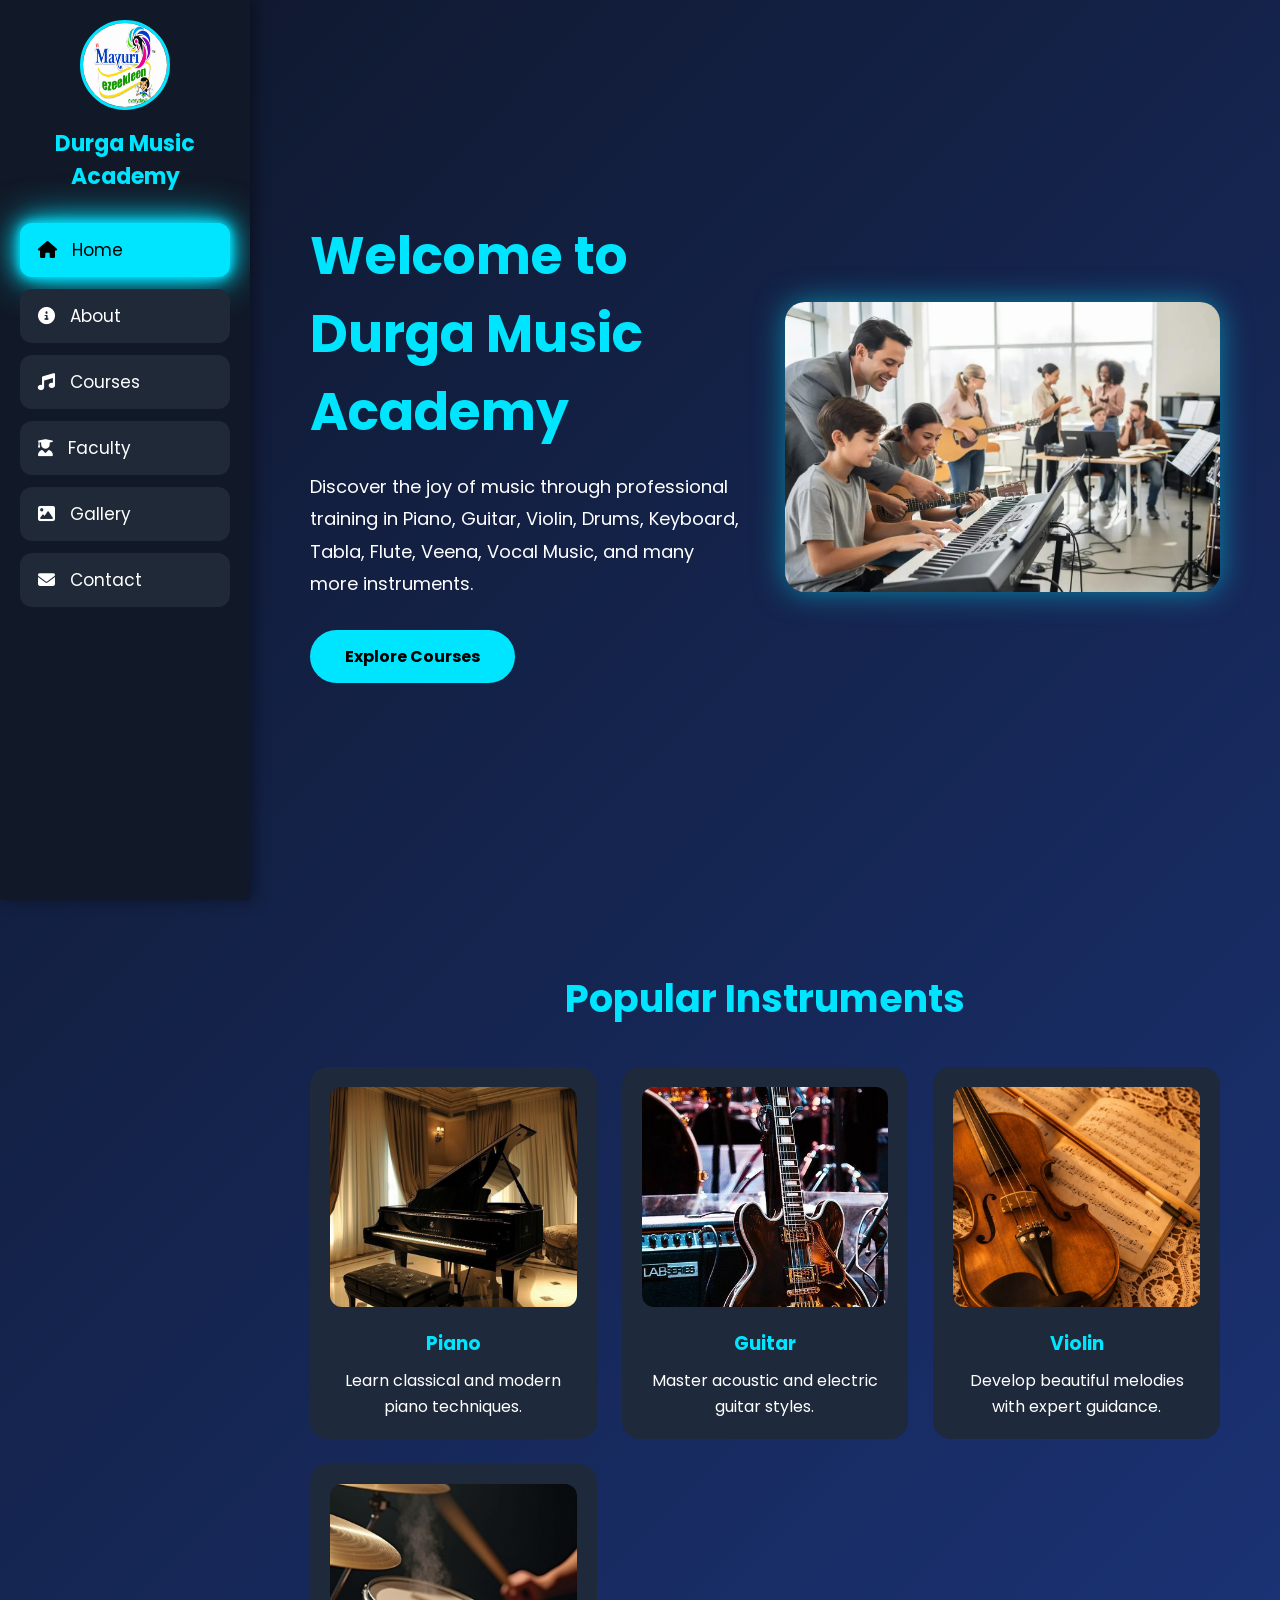
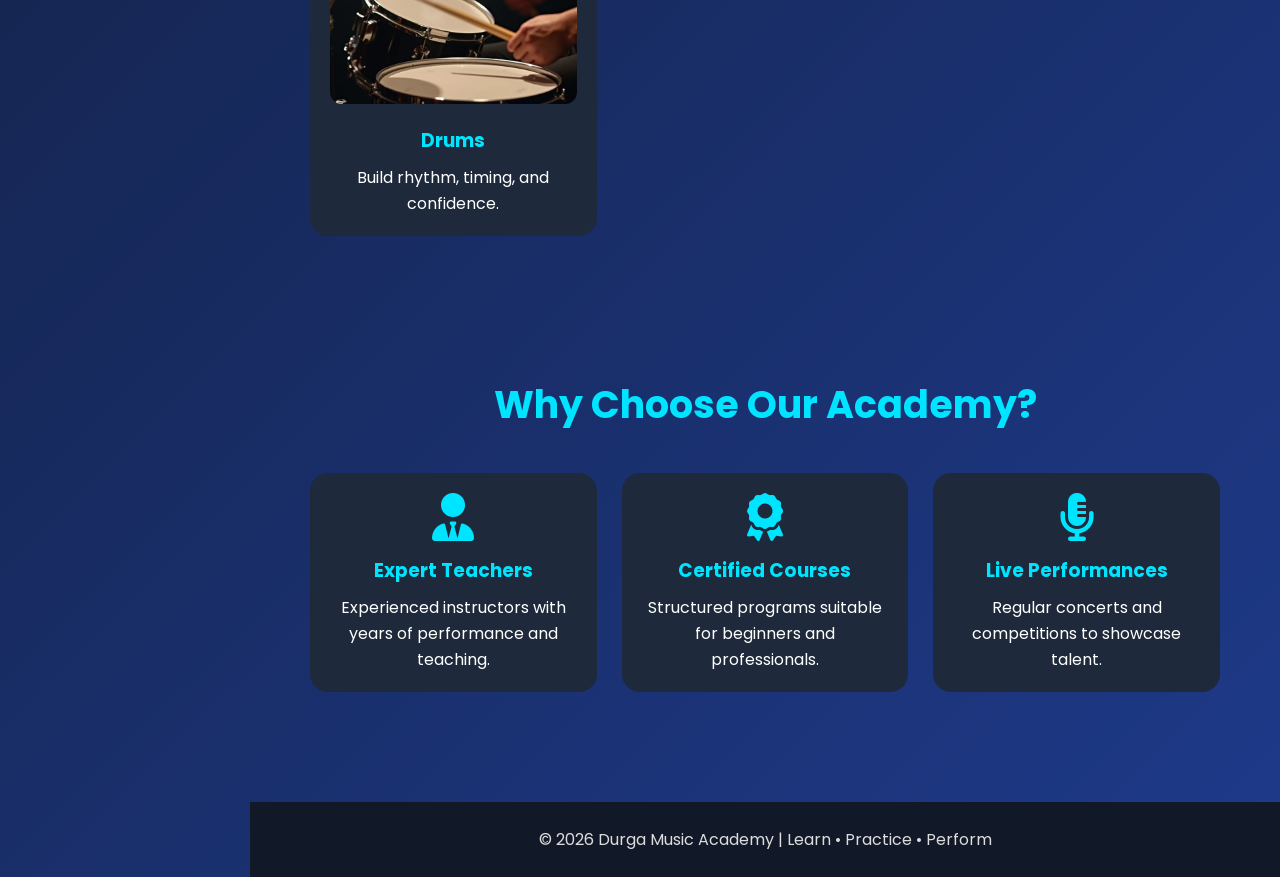
<file: index.html>
<!DOCTYPE html>
<html lang="en">
<head>
    <meta charset="UTF-8">
    <meta name="viewport" content="width=device-width, initial-scale=1.0">
    <title>Durga Music Academy | Home</title>

    <!-- CSS -->
    <link rel="stylesheet" href="css/style.css">

    <!-- Google Font -->
    <link href="https://fonts.googleapis.com/css2?family=Poppins:wght@300;500;700&display=swap" rel="stylesheet">

    <!-- Font Awesome Icons -->
    <link rel="stylesheet"
    href="https://cdnjs.cloudflare.com/ajax/libs/font-awesome/6.5.2/css/all.min.css">
</head>
<body>

    <!-- Sidebar -->
    <div class="sidebar">

        <div class="logo">
            <img src="images/logo.png" alt="Music Academy Logo">
            <h2>Durga Music Academy</h2>
        </div>

        <a href="index.html" class="active">
            <i class="fas fa-house"></i> Home
        </a>

        <a href="about.html">
            <i class="fas fa-circle-info"></i> About
        </a>

        <a href="courses.html">
            <i class="fas fa-music"></i> Courses
        </a>

        <a href="faculty.html">
            <i class="fas fa-user-graduate"></i> Faculty
        </a>

        <a href="gallery.html">
            <i class="fas fa-image"></i> Gallery
        </a>

        <a href="contact.html">
            <i class="fas fa-envelope"></i> Contact
        </a>

    </div>

    <!-- Main Content -->
    <div class="main">

        <!-- Hero Section -->
        <section class="hero">

            <div class="hero-text">
                <h1>Welcome to Durga Music Academy</h1>

                <p>
                    Discover the joy of music through professional training in
                    Piano, Guitar, Violin, Drums, Keyboard, Tabla, Flute,
                    Veena, Vocal Music, and many more instruments.
                </p>

                <a href="courses.html" class="btn">Explore Courses</a>

            </div>

            <div class="hero-image">
                <img src="images/hero.jpg" alt="Music Academy">
            </div>

        </section>

        <!-- Instruments -->
        <section class="instruments">

            <h2>Popular Instruments</h2>

            <div class="cards">

                <div class="card">
                    <img src="images/piano.jpg" alt="Piano">
                    <h3>Piano</h3>
                    <p>Learn classical and modern piano techniques.</p>
                </div>

                <div class="card">
                    <img src="images/guitar.jpg" alt="Guitar">
                    <h3>Guitar</h3>
                    <p>Master acoustic and electric guitar styles.</p>
                </div>

                <div class="card">
                    <img src="images/violin.jpg" alt="Violin">
                    <h3>Violin</h3>
                    <p>Develop beautiful melodies with expert guidance.</p>
                </div>

                <div class="card">
                    <img src="images/drums.jpg" alt="Drums">
                    <h3>Drums</h3>
                    <p>Build rhythm, timing, and confidence.</p>
                </div>

            </div>

        </section>

        <!-- Why Choose Us -->
        <section class="why">

            <h2>Why Choose Our Academy?</h2>

            <div class="cards">

                <div class="card">
                    <i class="fas fa-user-tie fa-3x"></i>
                    <h3>Expert Teachers</h3>
                    <p>Experienced instructors with years of performance and teaching.</p>
                </div>

                <div class="card">
                    <i class="fas fa-award fa-3x"></i>
                    <h3>Certified Courses</h3>
                    <p>Structured programs suitable for beginners and professionals.</p>
                </div>

                <div class="card">
                    <i class="fas fa-microphone-alt fa-3x"></i>
                    <h3>Live Performances</h3>
                    <p>Regular concerts and competitions to showcase talent.</p>
                </div>

            </div>

        </section>

        <!-- Footer -->
        <footer>

            <p>
                © 2026 Durga Music Academy |
                Learn • Practice • Perform
            </p>

        </footer>

    </div>

    <script src="js/script.js"></script>

</body>
</file>
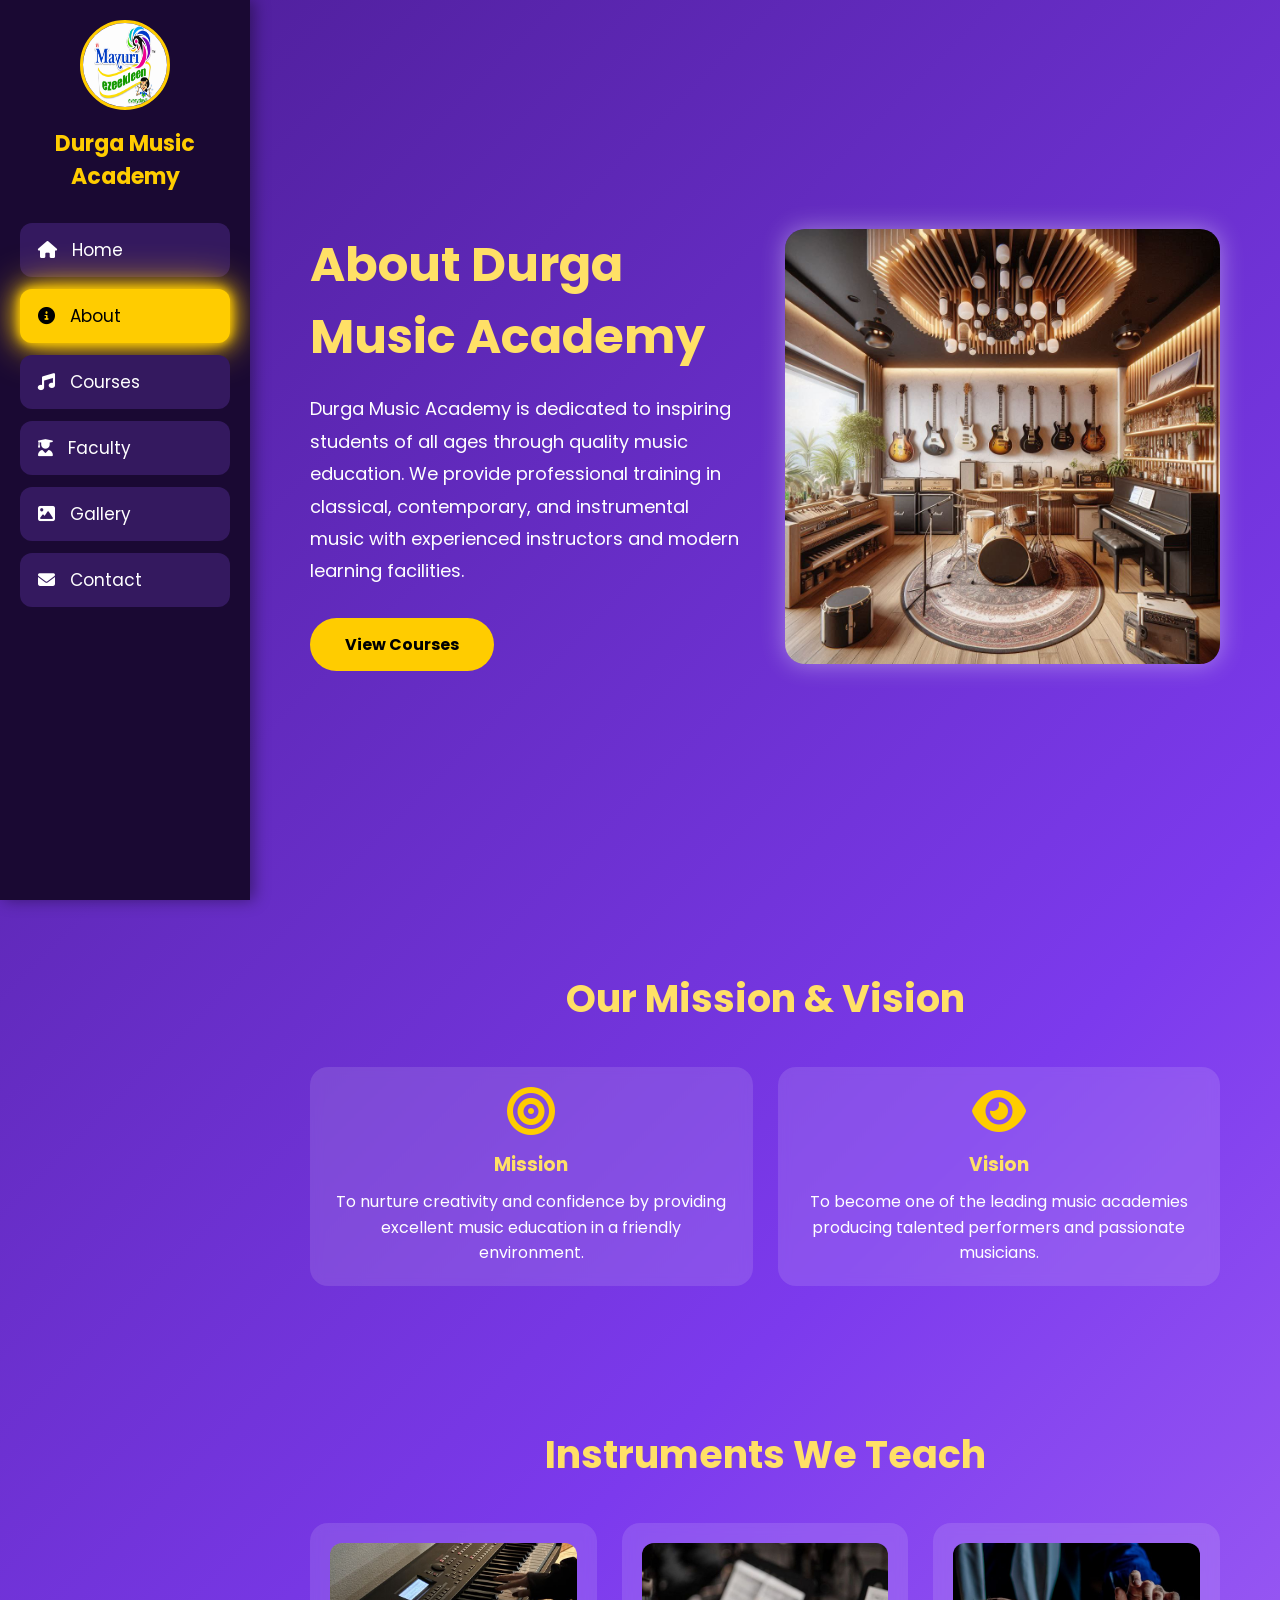
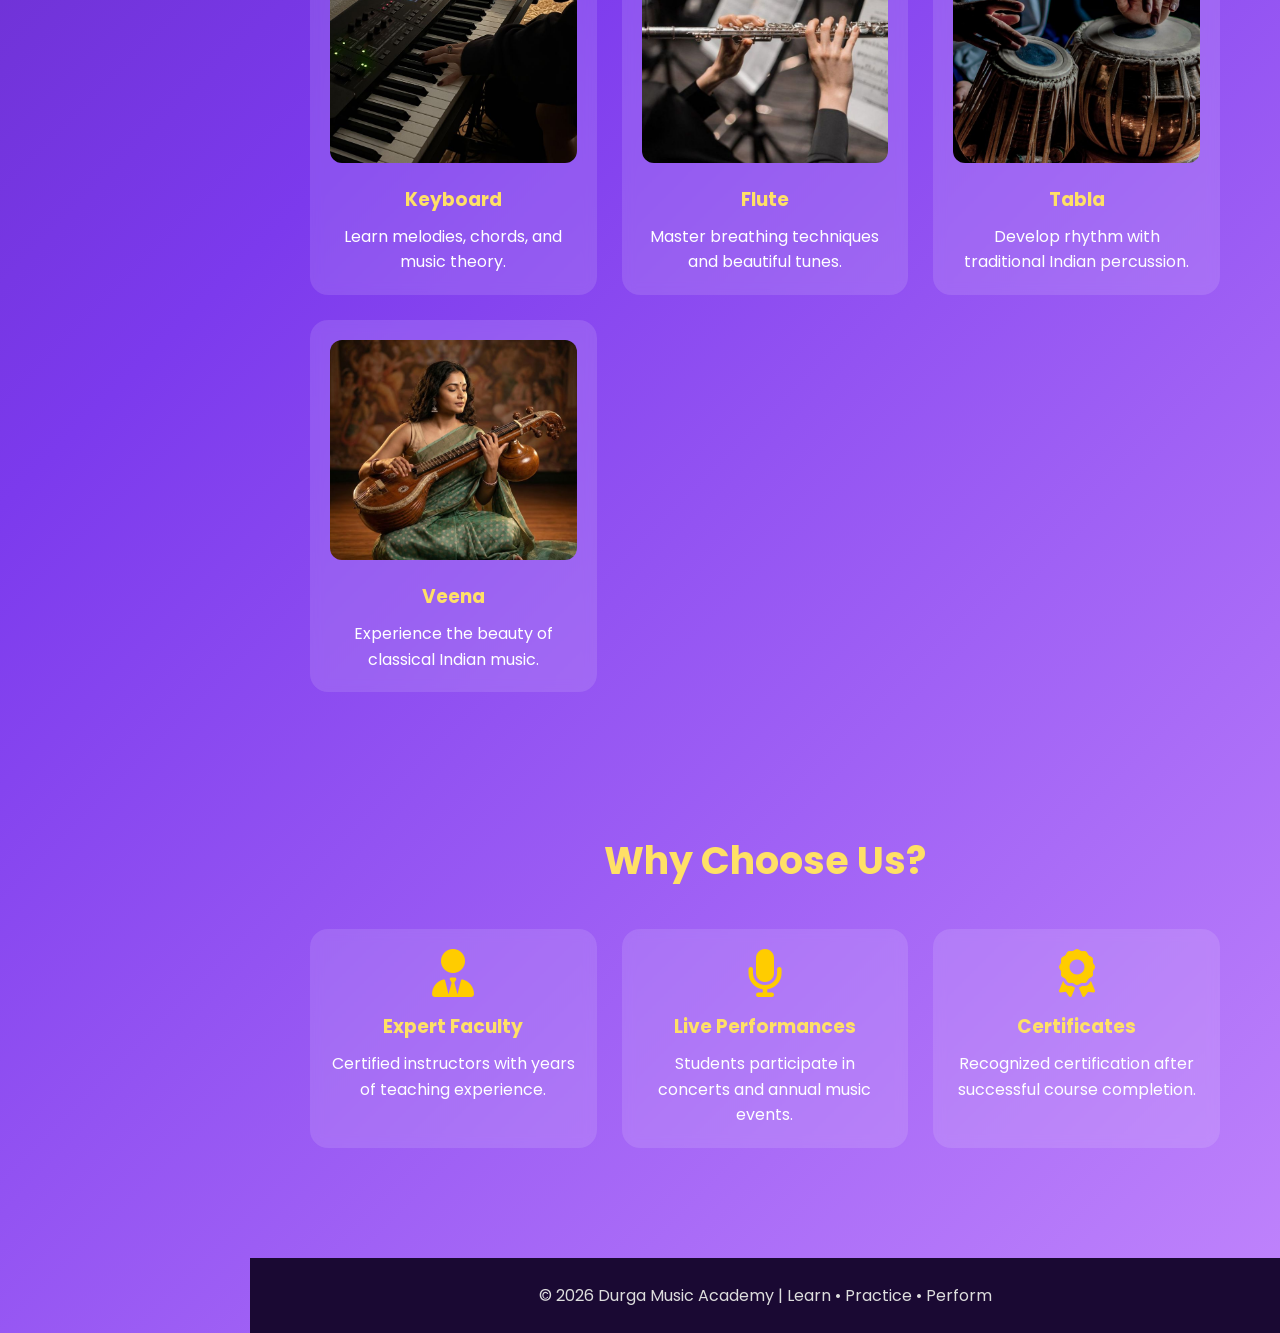
<file: about.html>
<!DOCTYPE html>
<html lang="en">
<head>
    <meta charset="UTF-8">
    <meta name="viewport" content="width=device-width, initial-scale=1.0">
    <title>Durga Music Academy | About</title>

    <link rel="stylesheet" href="css/about.css">

    <link href="https://fonts.googleapis.com/css2?family=Poppins:wght@300;400;500;600;700&display=swap" rel="stylesheet">

    <link rel="stylesheet"
    href="https://cdnjs.cloudflare.com/ajax/libs/font-awesome/6.5.2/css/all.min.css">
</head>
<body>

    <!-- Sidebar -->
    <div class="sidebar">

        <div class="logo">
            <img src="images/logo.png" alt="Logo">
            <h2>Durga Music Academy</h2>
        </div>

        <a href="index.html">
            <i class="fas fa-house"></i> Home
        </a>

        <a href="about.html" class="active">
            <i class="fas fa-circle-info"></i> About
        </a>

        <a href="courses.html">
            <i class="fas fa-music"></i> Courses
        </a>

        <a href="faculty.html">
            <i class="fas fa-user-graduate"></i> Faculty
        </a>

        <a href="gallery.html">
            <i class="fas fa-image"></i> Gallery
        </a>

        <a href="contact.html">
            <i class="fas fa-envelope"></i> Contact
        </a>

    </div>

    <!-- Main Content -->
    <div class="main">

        <!-- About Hero -->
        <section class="about-hero">

            <div class="text">
                <h1>About Durga Music Academy</h1>

                <p>
                    Durga Music Academy is dedicated to inspiring students of
                    all ages through quality music education. We provide
                    professional training in classical, contemporary, and
                    instrumental music with experienced instructors and
                    modern learning facilities.
                </p>

                <a href="courses.html" class="btn">View Courses</a>

            </div>

            <div class="image">
                <img src="images/musicroom.jpg" alt="Music Room">
            </div>

        </section>

        <!-- Mission & Vision -->
        <section>

            <h2>Our Mission & Vision</h2>

            <div class="cards">

                <div class="card">
                    <i class="fas fa-bullseye fa-3x"></i>
                    <h3>Mission</h3>
                    <p>
                        To nurture creativity and confidence by providing
                        excellent music education in a friendly environment.
                    </p>
                </div>

                <div class="card">
                    <i class="fas fa-eye fa-3x"></i>
                    <h3>Vision</h3>
                    <p>
                        To become one of the leading music academies producing
                        talented performers and passionate musicians.
                    </p>
                </div>

            </div>

        </section>

        <!-- Instruments -->
        <section>

            <h2>Instruments We Teach</h2>

            <div class="cards">

                <div class="card">
                    <img src="images/keyboard.jpg" alt="Keyboard">
                    <h3>Keyboard</h3>
                    <p>Learn melodies, chords, and music theory.</p>
                </div>

                <div class="card">
                    <img src="images/flute.jpg" alt="Flute">
                    <h3>Flute</h3>
                    <p>Master breathing techniques and beautiful tunes.</p>
                </div>

                <div class="card">
                    <img src="images/tabla.jpg" alt="Tabla">
                    <h3>Tabla</h3>
                    <p>Develop rhythm with traditional Indian percussion.</p>
                </div>

                <div class="card">
                    <img src="images/veena.jpg" alt="Veena">
                    <h3>Veena</h3>
                    <p>Experience the beauty of classical Indian music.</p>
                </div>

            </div>

        </section>

        <!-- Why Choose Us -->
        <section>

            <h2>Why Choose Us?</h2>

            <div class="cards">

                <div class="card">
                    <i class="fas fa-user-tie fa-3x"></i>
                    <h3>Expert Faculty</h3>
                    <p>Certified instructors with years of teaching experience.</p>
                </div>

                <div class="card">
                    <i class="fas fa-microphone fa-3x"></i>
                    <h3>Live Performances</h3>
                    <p>Students participate in concerts and annual music events.</p>
                </div>

                <div class="card">
                    <i class="fas fa-award fa-3x"></i>
                    <h3>Certificates</h3>
                    <p>Recognized certification after successful course completion.</p>
                </div>

            </div>

        </section>

        <!-- Footer -->
        <footer>
            <p>© 2026 Durga Music Academy | Learn • Practice • Perform</p>
        </footer>

    </div>

    <script src="js/script.js"></script>

</body>
</html>
</file>
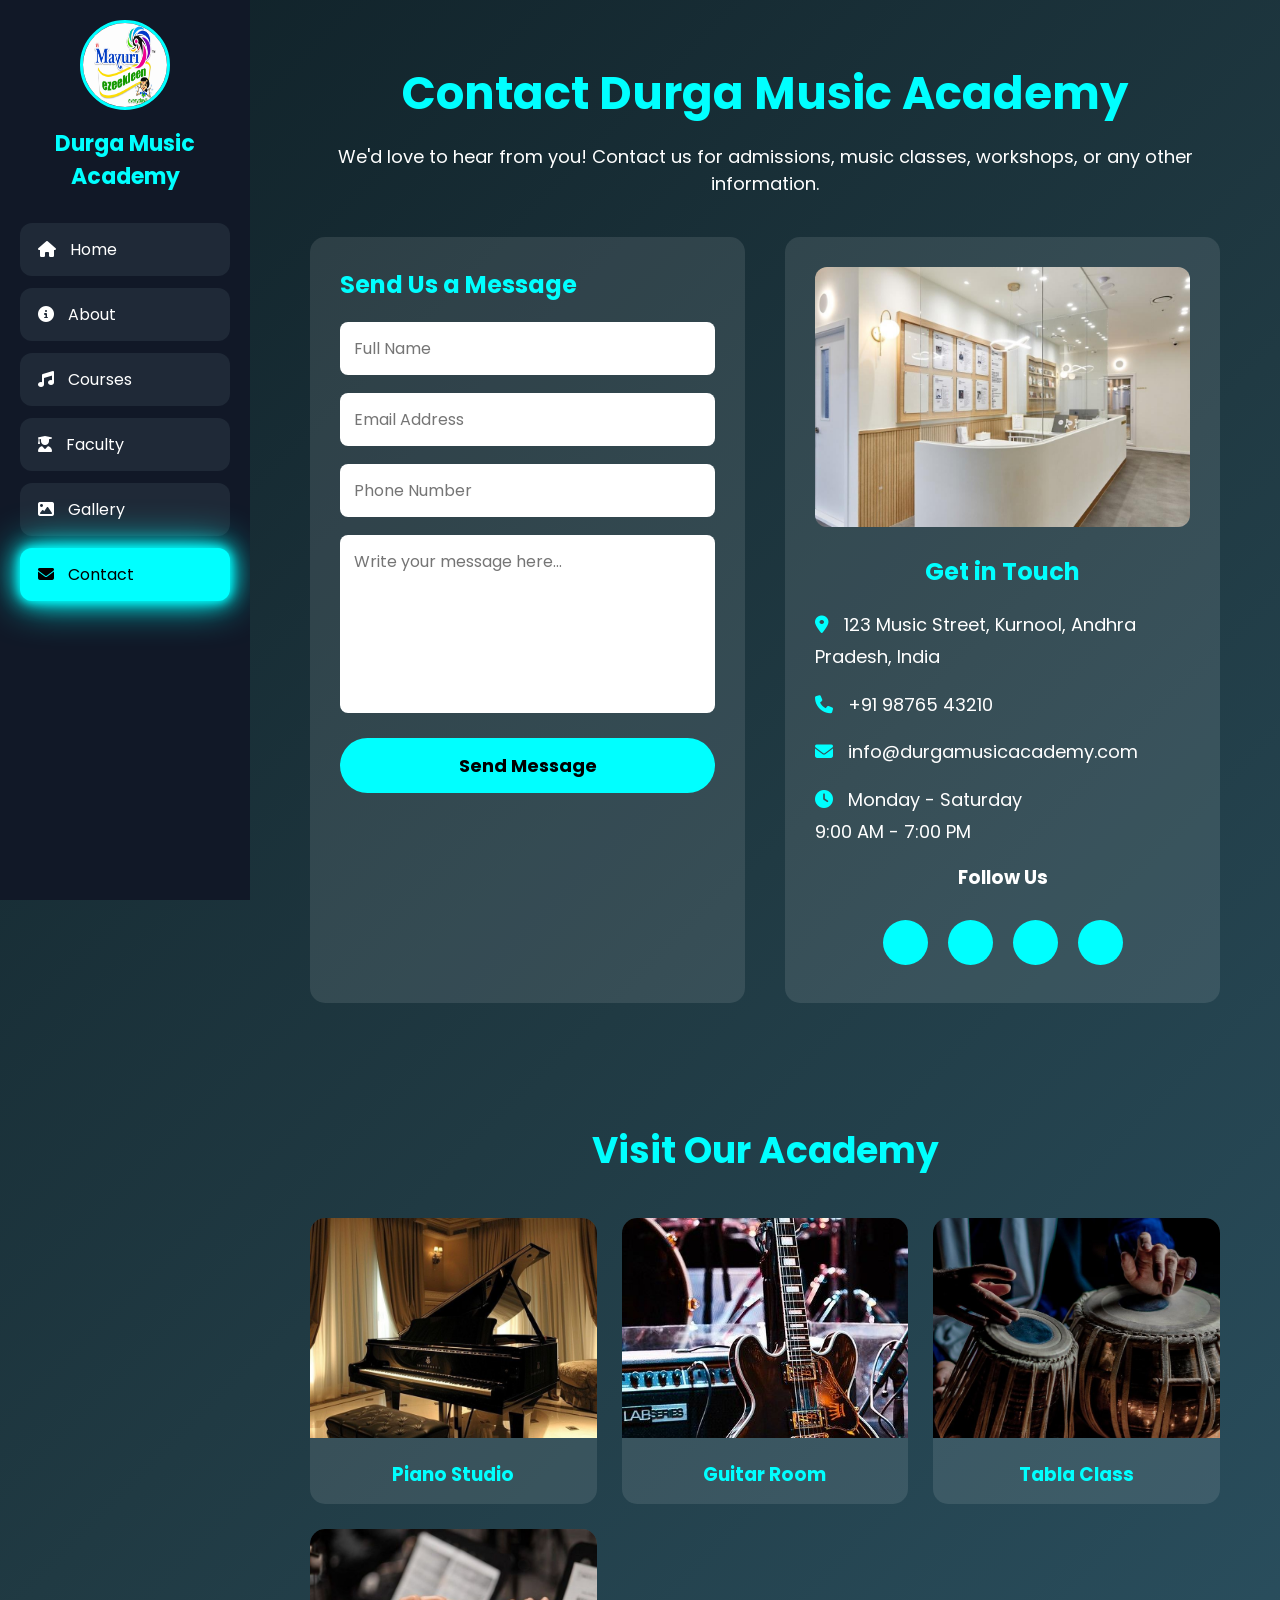
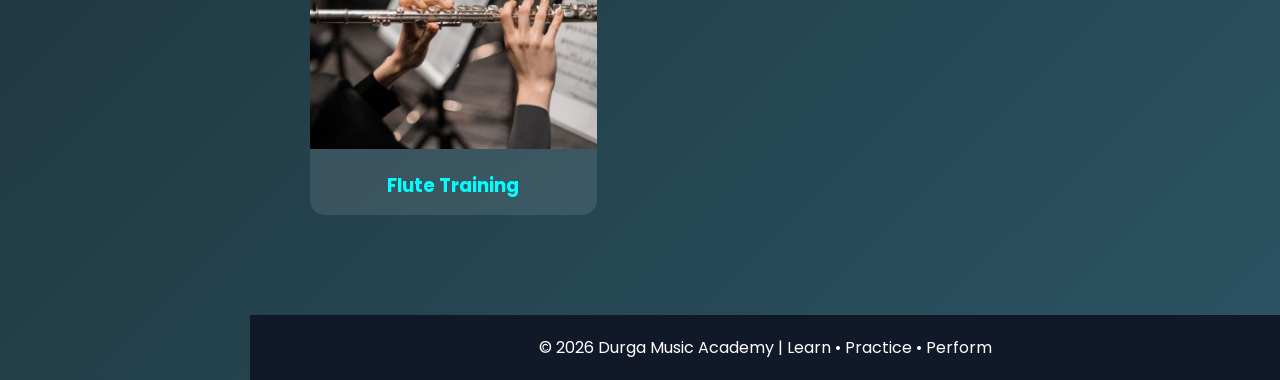
<file: contact.html>
<!DOCTYPE html>
<html lang="en">
<head>
    <meta charset="UTF-8">
    <meta name="viewport" content="width=device-width, initial-scale=1.0">
    <title>Durga Music Academy | Contact</title>

    <link rel="stylesheet" href="css/contact.css">

    <link href="https://fonts.googleapis.com/css2?family=Poppins:wght@300;400;500;600;700&display=swap" rel="stylesheet">

    <link rel="stylesheet"
    href="https://cdnjs.cloudflare.com/ajax/libs/font-awesome/6.5.2/css/all.min.css">
</head>
<body>

    <!-- Sidebar -->
    <div class="sidebar">

        <div class="logo">
            <img src="images/logo.png" alt="Logo">
            <h2>Durga Music Academy</h2>
        </div>

        <a href="index.html">
            <i class="fas fa-house"></i> Home
        </a>

        <a href="about.html">
            <i class="fas fa-circle-info"></i> About
        </a>

        <a href="courses.html">
            <i class="fas fa-music"></i> Courses
        </a>

        <a href="faculty.html">
            <i class="fas fa-user-graduate"></i> Faculty
        </a>

        <a href="gallery.html">
            <i class="fas fa-image"></i> Gallery
        </a>

        <a href="contact.html" class="active">
            <i class="fas fa-envelope"></i> Contact
        </a>

    </div>

    <!-- Main Content -->
    <div class="main">

        <section class="contact">

            <h1>Contact Durga Music Academy</h1>

            <p>
                We'd love to hear from you! Contact us for admissions,
                music classes, workshops, or any other information.
            </p>

            <div class="contact-container">

                <!-- Contact Form -->
                <div class="contact-form">

                    <h2>Send Us a Message</h2>

                    <form>

                        <input type="text" placeholder="Full Name" required>

                        <input type="email" placeholder="Email Address" required>

                        <input type="text" placeholder="Phone Number" required>

                        <textarea rows="6"
                        placeholder="Write your message here..."
                        required></textarea>

                        <button type="submit" class="btn">
                            Send Message
                        </button>

                    </form>

                </div>

                <!-- Contact Details -->
                <div class="contact-info">

                    <img src="images/reception.jpg" alt="Reception">

                    <h2>Get in Touch</h2>

                    <p>
                        <i class="fas fa-location-dot"></i>
                        123 Music Street,
                        Kurnool, Andhra Pradesh,
                        India
                    </p>

                    <p>
                        <i class="fas fa-phone"></i>
                        +91 98765 43210
                    </p>

                    <p>
                        <i class="fas fa-envelope"></i>
                        info@durgamusicacademy.com
                    </p>

                    <p>
                        <i class="fas fa-clock"></i>
                        Monday - Saturday<br>
                        9:00 AM - 7:00 PM
                    </p>

                    <h3>Follow Us</h3>

                    <div class="social">

                        <a href="#"><i class="fab fa-facebook-f"></i></a>

                        <a href="#"><i class="fab fa-instagram"></i></a>

                        <a href="#"><i class="fab fa-youtube"></i></a>

                        <a href="#"><i class="fab fa-whatsapp"></i></a>

                    </div>

                </div>

            </div>

        </section>

        <!-- Music Instruments -->
        <section class="instruments">

            <h2>Visit Our Academy</h2>

            <div class="cards">

                <div class="card">
                    <img src="images/piano.jpg" alt="Piano">
                    <h3>Piano Studio</h3>
                </div>

                <div class="card">
                    <img src="images/guitar.jpg" alt="Guitar">
                    <h3>Guitar Room</h3>
                </div>

                <div class="card">
                    <img src="images/tabla.jpg" alt="Tabla">
                    <h3>Tabla Class</h3>
                </div>

                <div class="card">
                    <img src="images/flute.jpg" alt="Flute">
                    <h3>Flute Training</h3>
                </div>

            </div>

        </section>

        <footer>
            <p>
                © 2026 Durga Music Academy |
                Learn • Practice • Perform
            </p>
        </footer>

    </div>

    <script src="js/script.js"></script>

</body>
</html>
</file>
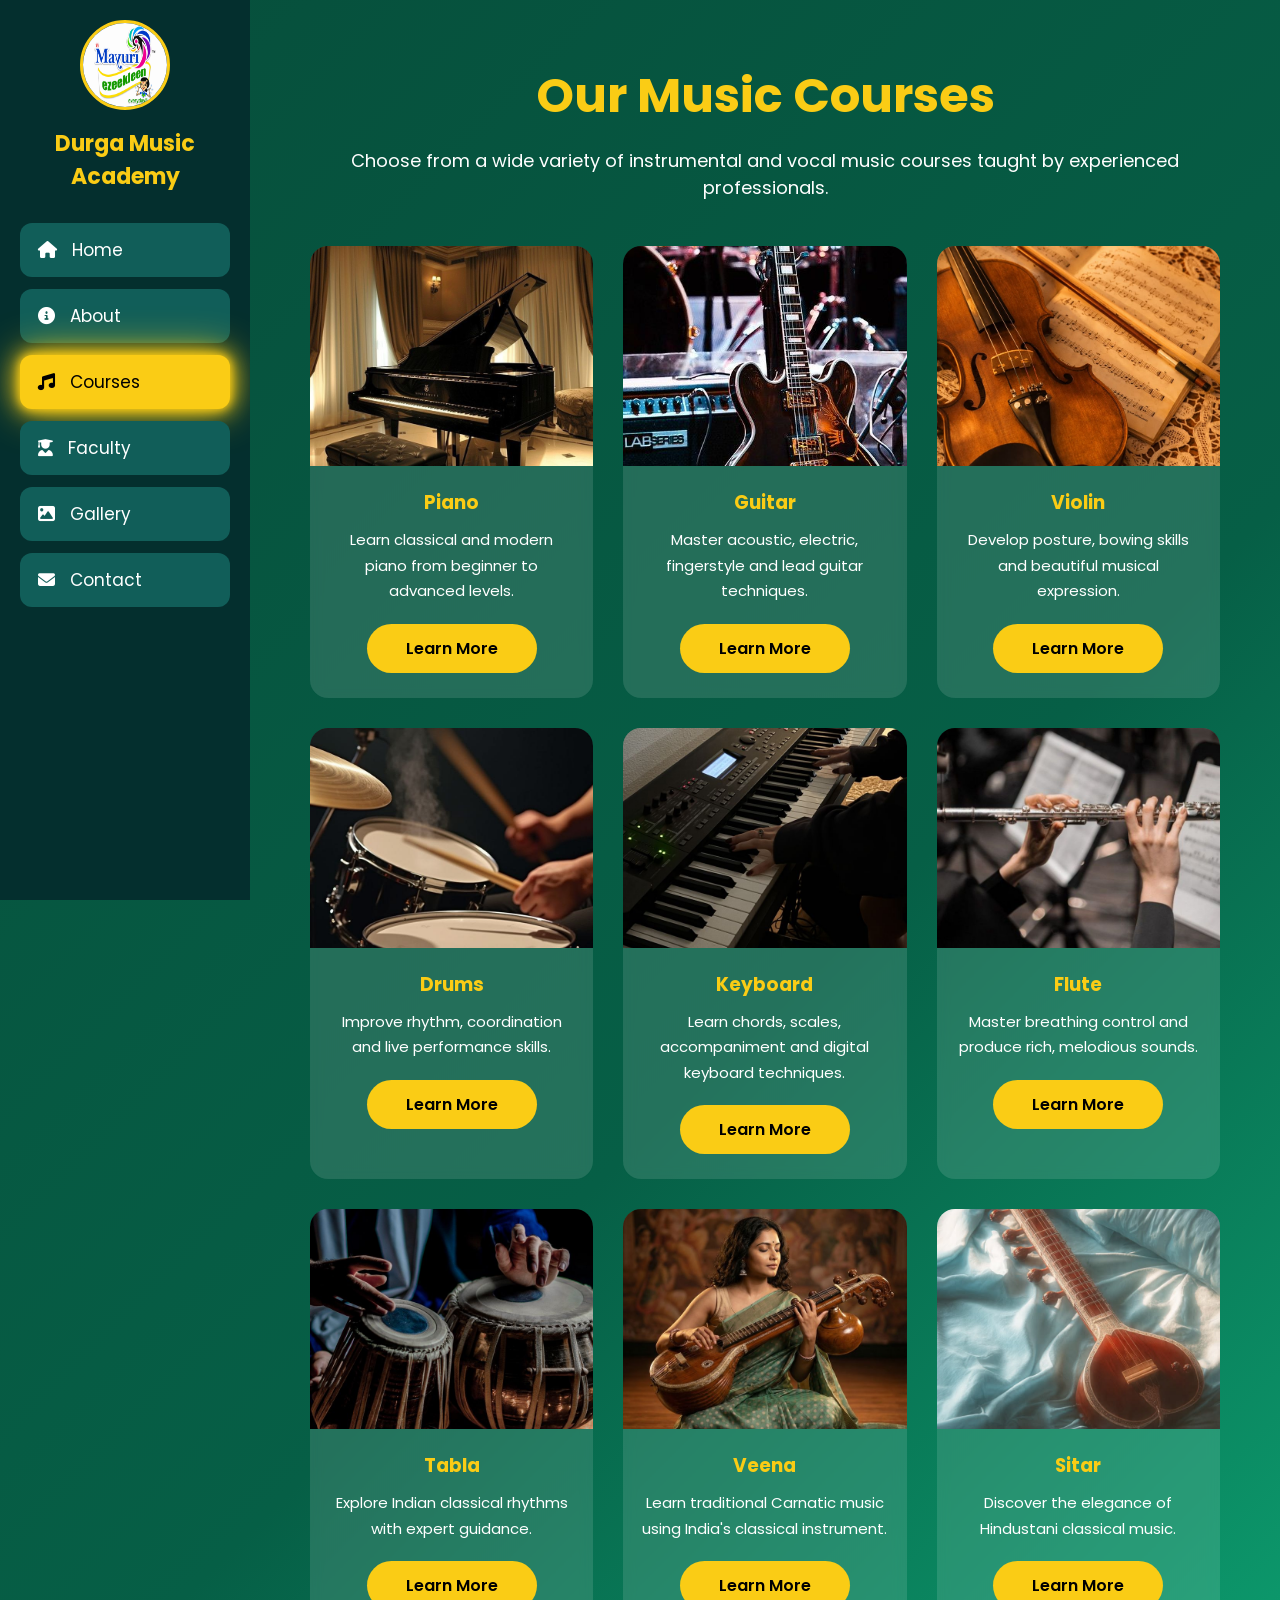
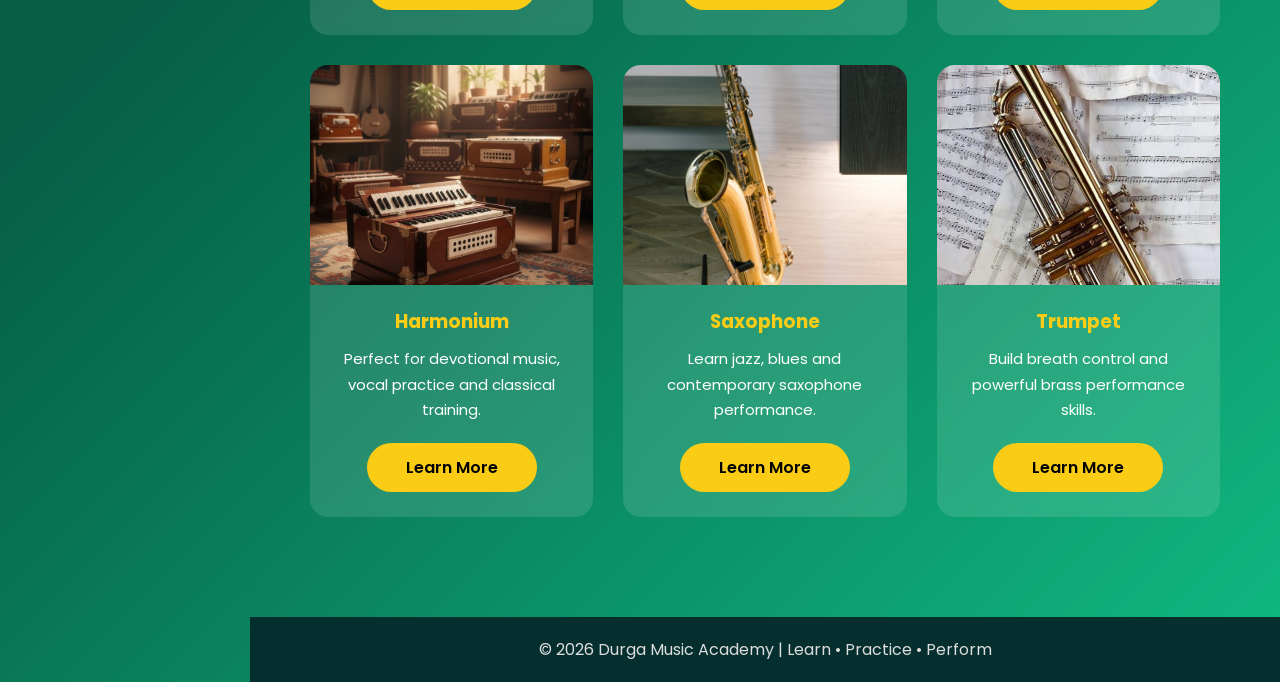
<file: courses.html>
<!DOCTYPE html>
<html lang="en">
<head>
    <meta charset="UTF-8">
    <meta name="viewport" content="width=device-width, initial-scale=1.0">
    <title>Durga Music Academy | Courses</title>

    <link rel="stylesheet" href="css/courses.css">

    <link href="https://fonts.googleapis.com/css2?family=Poppins:wght@300;400;500;600;700&display=swap" rel="stylesheet">

    <link rel="stylesheet"
    href="https://cdnjs.cloudflare.com/ajax/libs/font-awesome/6.5.2/css/all.min.css">
</head>
<body>

    <!-- Sidebar -->
    <div class="sidebar">

        <div class="logo">
            <img src="images/logo.png" alt="Logo">
            <h2>Durga Music Academy</h2>
        </div>

        <a href="index.html">
            <i class="fas fa-house"></i> Home
        </a>

        <a href="about.html">
            <i class="fas fa-circle-info"></i> About
        </a>

        <a href="courses.html" class="active">
            <i class="fas fa-music"></i> Courses
        </a>

        <a href="faculty.html">
            <i class="fas fa-user-graduate"></i> Faculty
        </a>

        <a href="gallery.html">
            <i class="fas fa-image"></i> Gallery
        </a>

        <a href="contact.html">
            <i class="fas fa-envelope"></i> Contact
        </a>

    </div>

    <!-- Main -->
    <div class="main">

        <section class="courses">

            <h1>Our Music Courses</h1>

            <p>
                Choose from a wide variety of instrumental and vocal music
                courses taught by experienced professionals.
            </p>

            <div class="cards">

                <div class="card">
                    <img src="images/piano.jpg" alt="Piano">
                    <h3>Piano</h3>
                    <p>Learn classical and modern piano from beginner to advanced levels.</p>
                    <a href="#" class="btn">Learn More</a>
                </div>

                <div class="card">
                    <img src="images/guitar.jpg" alt="Guitar">
                    <h3>Guitar</h3>
                    <p>Master acoustic, electric, fingerstyle and lead guitar techniques.</p>
                    <a href="#" class="btn">Learn More</a>
                </div>

                <div class="card">
                    <img src="images/violin.jpg" alt="Violin">
                    <h3>Violin</h3>
                    <p>Develop posture, bowing skills and beautiful musical expression.</p>
                    <a href="#" class="btn">Learn More</a>
                </div>

                <div class="card">
                    <img src="images/drums.jpg" alt="Drums">
                    <h3>Drums</h3>
                    <p>Improve rhythm, coordination and live performance skills.</p>
                    <a href="#" class="btn">Learn More</a>
                </div>

                <div class="card">
                    <img src="images/keyboard.jpg" alt="Keyboard">
                    <h3>Keyboard</h3>
                    <p>Learn chords, scales, accompaniment and digital keyboard techniques.</p>
                    <a href="#" class="btn">Learn More</a>
                </div>

                <div class="card">
                    <img src="images/flute.jpg" alt="Flute">
                    <h3>Flute</h3>
                    <p>Master breathing control and produce rich, melodious sounds.</p>
                    <a href="#" class="btn">Learn More</a>
                </div>

                <div class="card">
                    <img src="images/tabla.jpg" alt="Tabla">
                    <h3>Tabla</h3>
                    <p>Explore Indian classical rhythms with expert guidance.</p>
                    <a href="#" class="btn">Learn More</a>
                </div>

                <div class="card">
                    <img src="images/veena.jpg" alt="Veena">
                    <h3>Veena</h3>
                    <p>Learn traditional Carnatic music using India's classical instrument.</p>
                    <a href="#" class="btn">Learn More</a>
                </div>

                <div class="card">
                    <img src="images/sitar.jpg" alt="Sitar">
                    <h3>Sitar</h3>
                    <p>Discover the elegance of Hindustani classical music.</p>
                    <a href="#" class="btn">Learn More</a>
                </div>

                <div class="card">
                    <img src="images/harmonium.jpg" alt="Harmonium">
                    <h3>Harmonium</h3>
                    <p>Perfect for devotional music, vocal practice and classical training.</p>
                    <a href="#" class="btn">Learn More</a>
                </div>

                <div class="card">
                    <img src="images/saxophone.jpg" alt="Saxophone">
                    <h3>Saxophone</h3>
                    <p>Learn jazz, blues and contemporary saxophone performance.</p>
                    <a href="#" class="btn">Learn More</a>
                </div>

                <div class="card">
                    <img src="images/trumpet.jpg" alt="Trumpet">
                    <h3>Trumpet</h3>
                    <p>Build breath control and powerful brass performance skills.</p>
                    <a href="#" class="btn">Learn More</a>
                </div>

            </div>

        </section>

        <footer>
            <p>© 2026 Durga Music Academy | Learn • Practice • Perform</p>
        </footer>

    </div>

    <script src="js/script.js"></script>

</body>
</html>
</file>
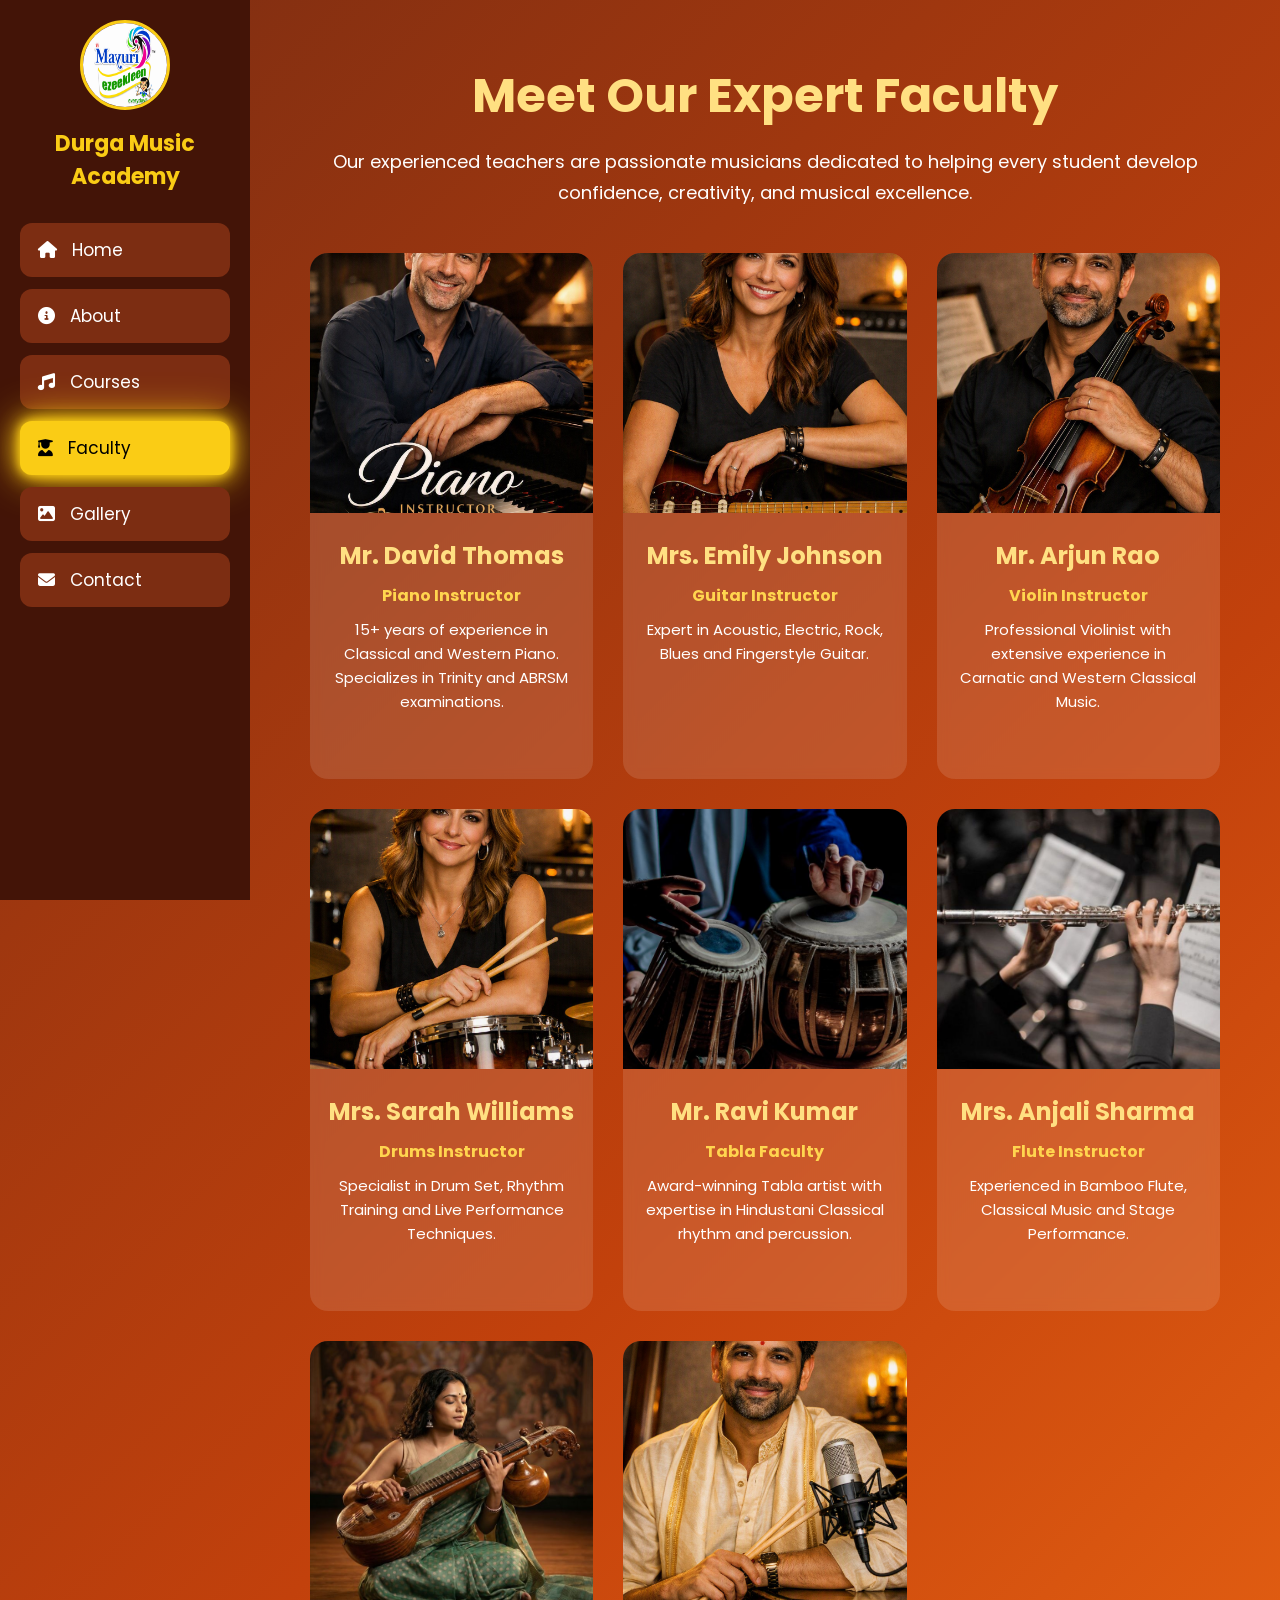
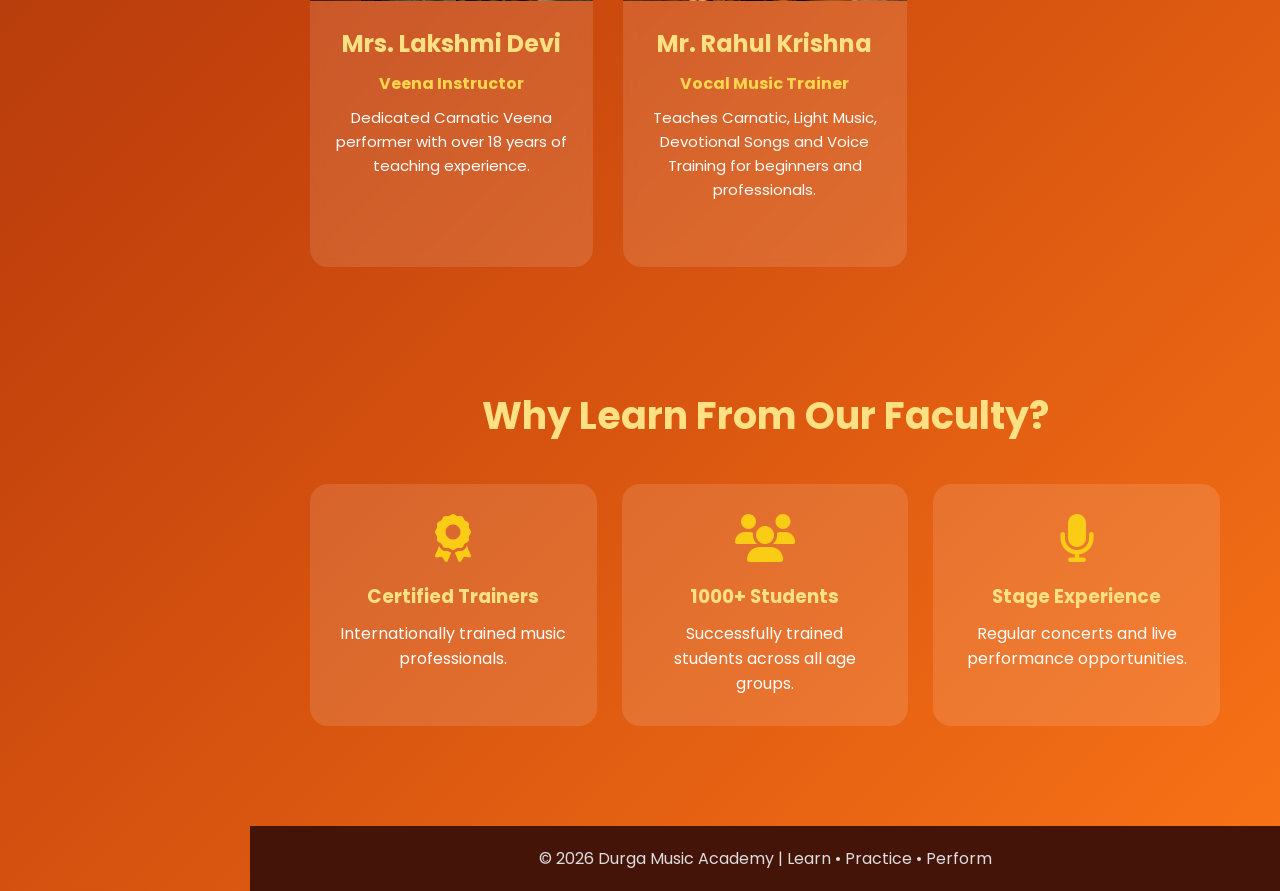
<file: faculty.html>
<!DOCTYPE html>
<html lang="en">
<head>
    <meta charset="UTF-8">
    <meta name="viewport" content="width=device-width, initial-scale=1.0">
    <title>Durga Music Academy | Faculty</title>

    <link rel="stylesheet" href="css/faculty.css">

    <link href="https://fonts.googleapis.com/css2?family=Poppins:wght@300;400;500;600;700&display=swap" rel="stylesheet">

    <link rel="stylesheet"
    href="https://cdnjs.cloudflare.com/ajax/libs/font-awesome/6.5.2/css/all.min.css">
</head>
<body>

<!-- Sidebar -->

<div class="sidebar">

    <div class="logo">
        <img src="images/logo.png" alt="Logo">
        <h2>Durga Music Academy</h2>
    </div>

    <a href="index.html">
        <i class="fas fa-house"></i> Home
    </a>

    <a href="about.html">
        <i class="fas fa-circle-info"></i> About
    </a>

    <a href="courses.html">
        <i class="fas fa-music"></i> Courses
    </a>

    <a href="faculty.html" class="active">
        <i class="fas fa-user-graduate"></i> Faculty
    </a>

    <a href="gallery.html">
        <i class="fas fa-image"></i> Gallery
    </a>

    <a href="contact.html">
        <i class="fas fa-envelope"></i> Contact
    </a>

</div>

<!-- Main Content -->

<div class="main">

<section class="faculty">

<h1>Meet Our Expert Faculty</h1>

<p>
Our experienced teachers are passionate musicians dedicated to
helping every student develop confidence, creativity, and musical excellence.
</p>

<div class="cards">

<div class="card">
<img src="images/faculty1.jpg" alt="Piano Instructor">
<h2>Mr. David Thomas</h2>
<h4>Piano Instructor</h4>
<p>
15+ years of experience in Classical and Western Piano.
Specializes in Trinity and ABRSM examinations.
</p>
</div>

<div class="card">
<img src="images/faculty2.jpg" alt="Guitar Instructor">
<h2>Mrs. Emily Johnson</h2>
<h4>Guitar Instructor</h4>
<p>
Expert in Acoustic, Electric, Rock, Blues and Fingerstyle Guitar.
</p>
</div>

<div class="card">
<img src="images/faculty3.jpg" alt="Violin Instructor">
<h2>Mr. Arjun Rao</h2>
<h4>Violin Instructor</h4>
<p>
Professional Violinist with extensive experience in Carnatic
and Western Classical Music.
</p>
</div>

<div class="card">
<img src="images/faculty4.jpg" alt="Drums Instructor">
<h2>Mrs. Sarah Williams</h2>
<h4>Drums Instructor</h4>
<p>
Specialist in Drum Set, Rhythm Training and Live Performance
Techniques.
</p>
</div>

<div class="card">
<img src="images/tabla.jpg" alt="Tabla Faculty">
<h2>Mr. Ravi Kumar</h2>
<h4>Tabla Faculty</h4>
<p>
Award-winning Tabla artist with expertise in Hindustani
Classical rhythm and percussion.
</p>
</div>

<div class="card">
<img src="images/flute.jpg" alt="Flute Faculty">
<h2>Mrs. Anjali Sharma</h2>
<h4>Flute Instructor</h4>
<p>
Experienced in Bamboo Flute, Classical Music and Stage
Performance.
</p>
</div>

<div class="card">
<img src="images/veena.jpg" alt="Veena Faculty">
<h2>Mrs. Lakshmi Devi</h2>
<h4>Veena Instructor</h4>
<p>
Dedicated Carnatic Veena performer with over 18 years of
teaching experience.
</p>
</div>

<div class="card">
<img src="images/vocal.jpg" alt="Vocal Faculty">
<h2>Mr. Rahul Krishna</h2>
<h4>Vocal Music Trainer</h4>
<p>
Teaches Carnatic, Light Music, Devotional Songs and Voice
Training for beginners and professionals.
</p>
</div>

</div>

</section>

<section class="achievement">

<h2>Why Learn From Our Faculty?</h2>

<div class="feature-box">

<div class="feature">
<i class="fas fa-award fa-3x"></i>
<h3>Certified Trainers</h3>
<p>Internationally trained music professionals.</p>
</div>

<div class="feature">
<i class="fas fa-users fa-3x"></i>
<h3>1000+ Students</h3>
<p>Successfully trained students across all age groups.</p>
</div>

<div class="feature">
<i class="fas fa-microphone fa-3x"></i>
<h3>Stage Experience</h3>
<p>Regular concerts and live performance opportunities.</p>
</div>

</div>

</section>

<footer>
<p>
© 2026 Durga Music Academy |
Learn • Practice • Perform
</p>
</footer>

</div>

<script src="js/script.js"></script>

</body>
</html>
</file>
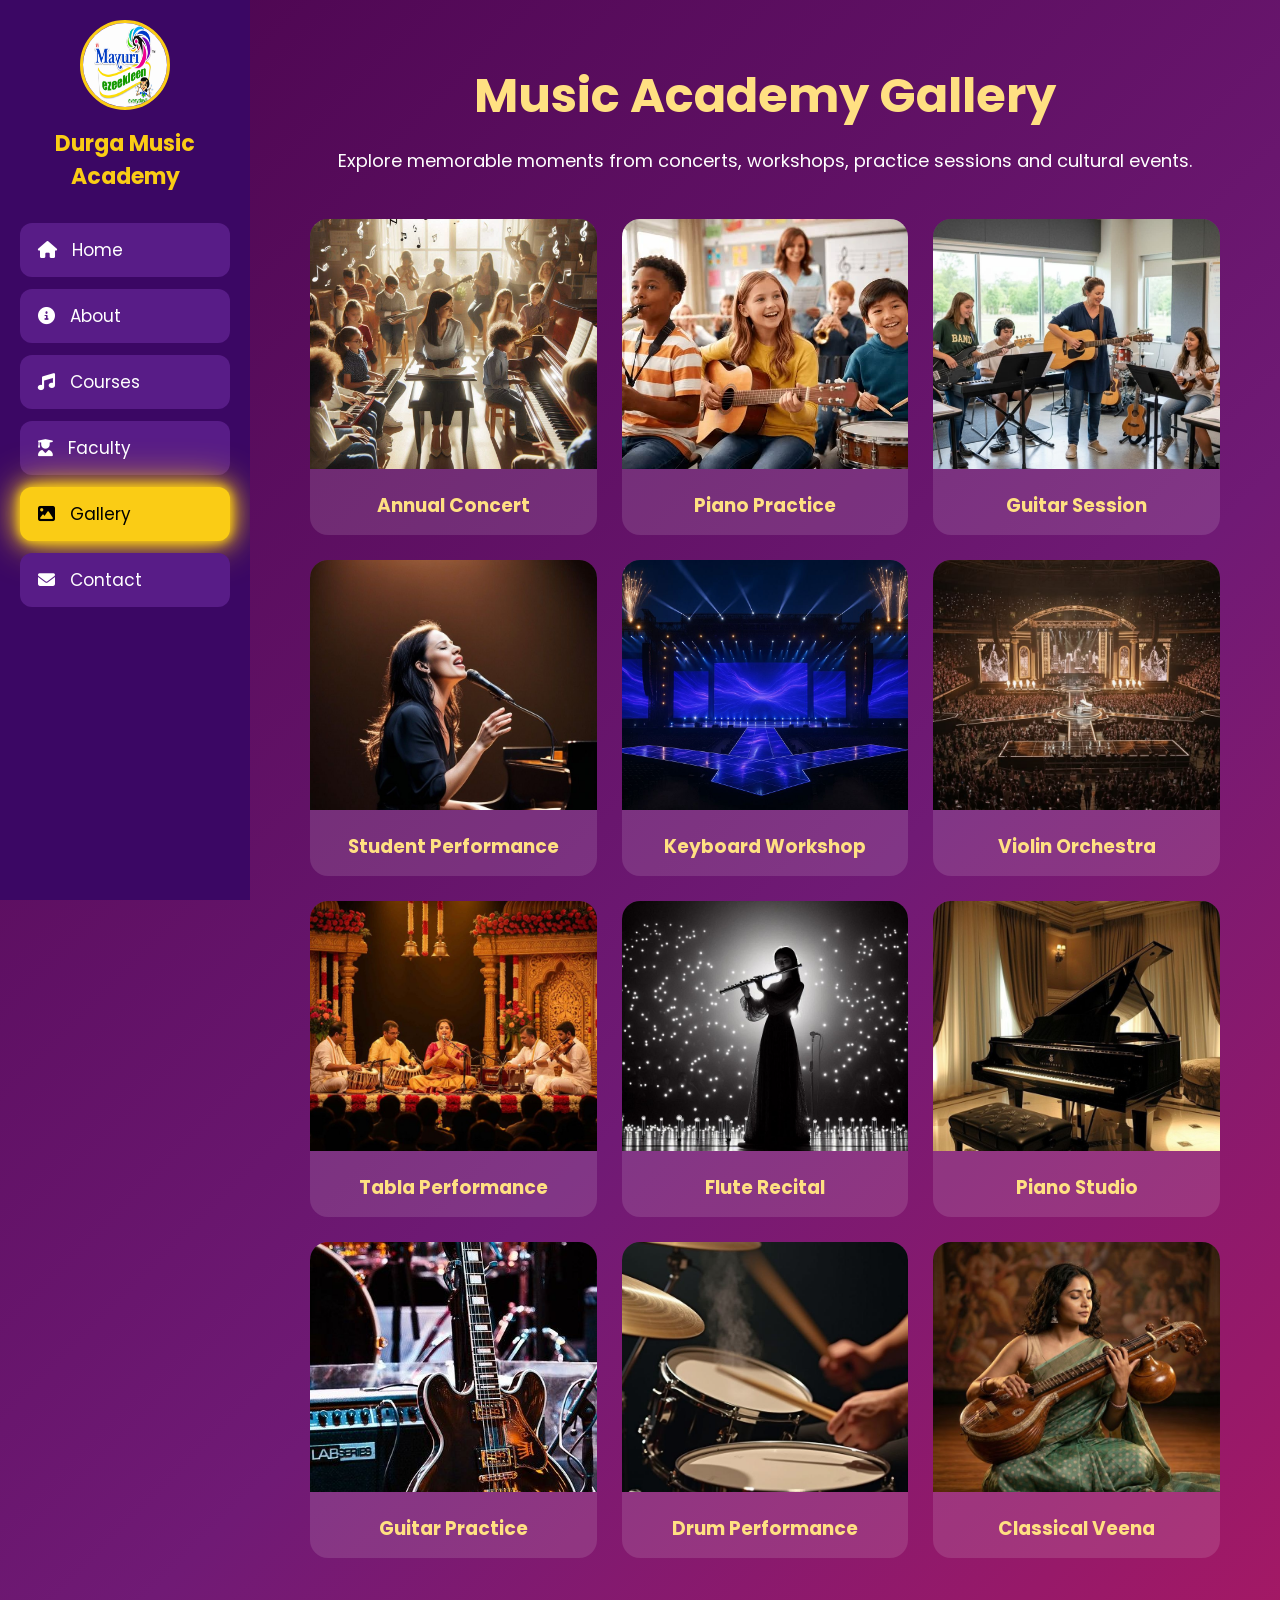
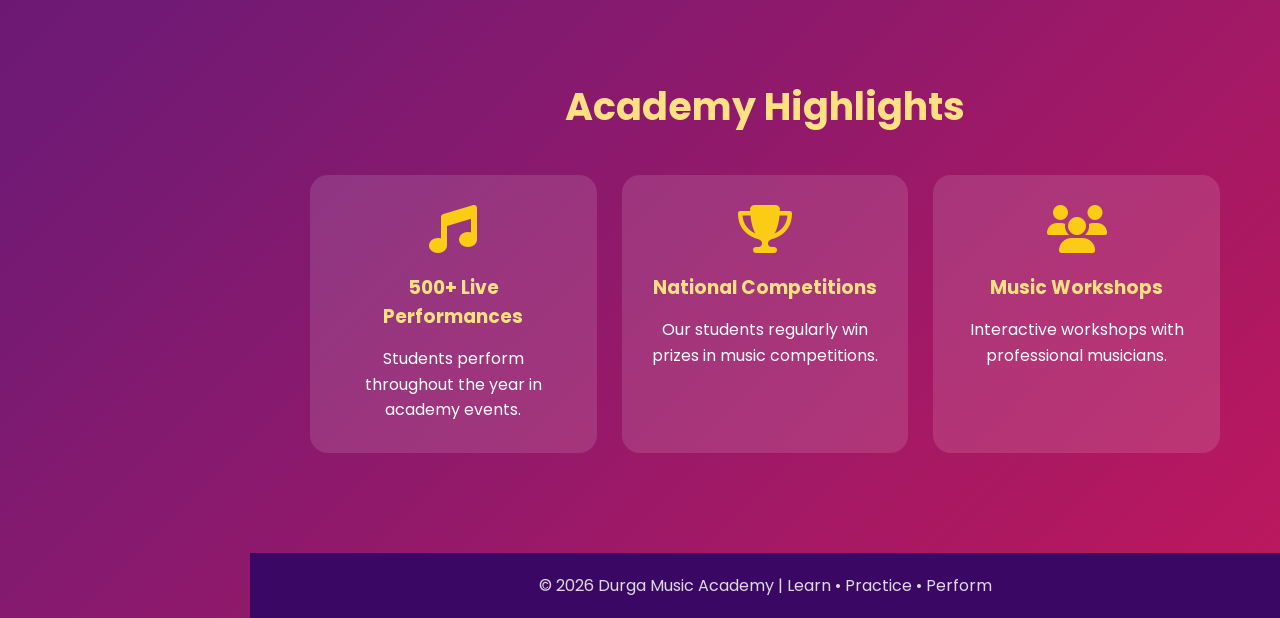
<file: gallery.html>
<!DOCTYPE html>
<html lang="en">
<head>
    <meta charset="UTF-8">
    <meta name="viewport" content="width=device-width, initial-scale=1.0">
    <title>Durga Music Academy | Gallery</title>

    <link rel="stylesheet" href="css/gallery.css">

    <link href="https://fonts.googleapis.com/css2?family=Poppins:wght@300;400;500;600;700&display=swap" rel="stylesheet">

    <link rel="stylesheet"
    href="https://cdnjs.cloudflare.com/ajax/libs/font-awesome/6.5.2/css/all.min.css">
</head>
<body>

<!-- Sidebar -->

<div class="sidebar">

    <div class="logo">
        <img src="images/logo.png" alt="Logo">
        <h2>Durga Music Academy</h2>
    </div>

    <a href="index.html">
        <i class="fas fa-house"></i> Home
    </a>

    <a href="about.html">
        <i class="fas fa-circle-info"></i> About
    </a>

    <a href="courses.html">
        <i class="fas fa-music"></i> Courses
    </a>

    <a href="faculty.html">
        <i class="fas fa-user-graduate"></i> Faculty
    </a>

    <a href="gallery.html" class="active">
        <i class="fas fa-image"></i> Gallery
    </a>

    <a href="contact.html">
        <i class="fas fa-envelope"></i> Contact
    </a>

</div>

<!-- Main -->

<div class="main">

<section class="gallery">

<h1>Music Academy Gallery</h1>

<p>
Explore memorable moments from concerts, workshops,
practice sessions and cultural events.
</p>

<div class="gallery-grid">

<div class="photo">
<img src="images/gallery1.jpg" alt="Concert">
<h3>Annual Concert</h3>
</div>

<div class="photo">
<img src="images/gallery2.jpg" alt="Piano Class">
<h3>Piano Practice</h3>
</div>

<div class="photo">
<img src="images/gallery3.jpg" alt="Guitar Class">
<h3>Guitar Session</h3>
</div>

<div class="photo">
<img src="images/gallery4.jpg" alt="Students">
<h3>Student Performance</h3>
</div>

<div class="photo">
<img src="images/concert1.jpg" alt="Keyboard">
<h3>Keyboard Workshop</h3>
</div>

<div class="photo">
<img src="images/concert2.jpg" alt="Violin">
<h3>Violin Orchestra</h3>
</div>

<div class="photo">
<img src="images/concert3.jpg" alt="Tabla">
<h3>Tabla Performance</h3>
</div>

<div class="photo">
<img src="images/concert4.jpg" alt="Flute">
<h3>Flute Recital</h3>
</div>

<div class="photo">
<img src="images/piano.jpg" alt="Piano">
<h3>Piano Studio</h3>
</div>

<div class="photo">
<img src="images/guitar.jpg" alt="Guitar">
<h3>Guitar Practice</h3>
</div>

<div class="photo">
<img src="images/drums.jpg" alt="Drums">
<h3>Drum Performance</h3>
</div>

<div class="photo">
<img src="images/veena.jpg" alt="Veena">
<h3>Classical Veena</h3>
</div>

</div>

</section>

<section class="events">

<h2>Academy Highlights</h2>

<div class="event-box">

<div class="event">
<i class="fas fa-music fa-3x"></i>
<h3>500+ Live Performances</h3>
<p>
Students perform throughout the year in academy events.
</p>
</div>

<div class="event">
<i class="fas fa-trophy fa-3x"></i>
<h3>National Competitions</h3>
<p>
Our students regularly win prizes in music competitions.
</p>
</div>

<div class="event">
<i class="fas fa-users fa-3x"></i>
<h3>Music Workshops</h3>
<p>
Interactive workshops with professional musicians.
</p>
</div>

</div>

</section>

<footer>

<p>
© 2026 Durga Music Academy |
Learn • Practice • Perform
</p>

</footer>

</div>

<script src="js/script.js"></script>

</body>
</html>
</file>
<file: css/style.css>
/* ---------- Google Font ---------- */
@import url('https://fonts.googleapis.com/css2?family=Poppins:wght@300;400;500;600;700&display=swap');

*{
    margin:0;
    padding:0;
    box-sizing:border-box;
    font-family:'Poppins',sans-serif;
}

body{
    display:flex;
    background:linear-gradient(135deg,#0f172a,#1e3a8a);
    color:#fff;
}

/* ---------- Sidebar ---------- */
.sidebar{
    width:250px;
    height:100vh;
    background:#111827;
    position:fixed;
    left:0;
    top:0;
    padding:20px;
    overflow:auto;
    box-shadow:4px 0 15px rgba(0,0,0,.4);
}

.logo{
    text-align:center;
    margin-bottom:30px;
}

.logo img{
    width:90px;
    height:90px;
    border-radius:50%;
    border:3px solid #00e5ff;
    margin-bottom:10px;
}

.logo h2{
    font-size:22px;
    color:#00e5ff;
}

/* ---------- Menu ---------- */
.sidebar a{
    display:block;
    text-decoration:none;
    color:#fff;
    padding:14px 18px;
    margin:12px 0;
    border-radius:12px;
    background:#1f2937;
    transition:.4s;
    font-size:17px;
}

.sidebar a i{
    margin-right:10px;
}

.sidebar a:hover,
.sidebar a.active{
    background:#00e5ff;
    color:#000;
    box-shadow:
        0 0 10px #00e5ff,
        0 0 20px #00e5ff,
        0 0 40px #00e5ff;
}

/* ---------- Main ---------- */
.main{
    margin-left:250px;
    width:calc(100% - 250px);
}

/* ---------- Hero ---------- */
.hero{
    display:flex;
    justify-content:space-between;
    align-items:center;
    min-height:100vh;
    padding:60px;
    gap:40px;
}

.hero-text{
    flex:1;
}

.hero-text h1{
    font-size:52px;
    color:#00e5ff;
    margin-bottom:20px;
}

.hero-text p{
    font-size:18px;
    line-height:1.8;
    margin-bottom:30px;
}

.btn{
    display:inline-block;
    padding:14px 35px;
    background:#00e5ff;
    color:#000;
    text-decoration:none;
    font-weight:bold;
    border-radius:40px;
    transition:.4s;
}

.btn:hover{
    transform:scale(1.08);
    box-shadow:
        0 0 10px #00e5ff,
        0 0 20px #00e5ff,
        0 0 40px #00e5ff;
}

.hero-image{
    flex:1;
    text-align:center;
}

.hero-image img{
    width:100%;
    max-width:520px;
    border-radius:20px;
    box-shadow:0 0 30px rgba(0,229,255,.5);
}

/* ---------- Sections ---------- */
section{
    padding:70px 60px;
}

section h2{
    text-align:center;
    color:#00e5ff;
    font-size:38px;
    margin-bottom:40px;
}

/* ---------- Cards ---------- */
.cards{
    display:grid;
    grid-template-columns:repeat(auto-fit,minmax(240px,1fr));
    gap:25px;
}

.card{
    background:#1e293b;
    border-radius:18px;
    padding:20px;
    text-align:center;
    transition:.4s;
}

.card img{
    width:100%;
    height:220px;
    object-fit:cover;
    border-radius:12px;
    margin-bottom:15px;
}

.card h3{
    color:#00e5ff;
    margin-bottom:10px;
}

.card p{
    line-height:1.6;
}

.card i{
    color:#00e5ff;
    margin-bottom:15px;
}

.card:hover{
    transform:translateY(-10px);
    box-shadow:
        0 0 10px #00e5ff,
        0 0 20px #00e5ff;
}

/* ---------- Footer ---------- */
footer{
    text-align:center;
    padding:25px;
    background:#111827;
    color:#ddd;
    margin-top:40px;
}

/* ---------- Responsive ---------- */
@media(max-width:900px){

    .sidebar{
        width:100%;
        height:auto;
        position:relative;
    }

    .main{
        margin-left:0;
        width:100%;
    }

    .hero{
        flex-direction:column;
        text-align:center;
        padding:30px;
    }

    .hero-text h1{
        font-size:38px;
    }

    section{
        padding:40px 20px;
    }
}
</file>
<file: css/about.css>
/* ---------- Google Font ---------- */
@import url('https://fonts.googleapis.com/css2?family=Poppins:wght@300;400;500;600;700&display=swap');

*{
    margin:0;
    padding:0;
    box-sizing:border-box;
    font-family:'Poppins',sans-serif;
}

body{
    display:flex;
    background:linear-gradient(135deg,#4c1d95,#7c3aed,#c084fc);
    color:#fff;
}

/* ---------- Sidebar ---------- */
.sidebar{
    width:250px;
    height:100vh;
    position:fixed;
    top:0;
    left:0;
    background:#1a0933;
    padding:20px;
    overflow:auto;
    box-shadow:4px 0 15px rgba(0,0,0,.4);
}

.logo{
    text-align:center;
    margin-bottom:30px;
}

.logo img{
    width:90px;
    height:90px;
    border-radius:50%;
    border:3px solid #ffcc00;
    margin-bottom:10px;
}

.logo h2{
    font-size:22px;
    color:#ffcc00;
}

/* ---------- Menu ---------- */
.sidebar a{
    display:block;
    text-decoration:none;
    color:#fff;
    background:#34195f;
    padding:14px 18px;
    margin:12px 0;
    border-radius:12px;
    transition:.4s;
    font-size:17px;
}

.sidebar a i{
    margin-right:10px;
}

.sidebar a:hover,
.sidebar a.active{
    background:#ffcc00;
    color:#000;
    box-shadow:
        0 0 10px #ffcc00,
        0 0 20px #ffcc00,
        0 0 40px #ffcc00;
}

/* ---------- Main ---------- */
.main{
    margin-left:250px;
    width:calc(100% - 250px);
}

/* ---------- Hero ---------- */
.about-hero{
    display:flex;
    align-items:center;
    justify-content:space-between;
    gap:40px;
    min-height:100vh;
    padding:60px;
}

.text{
    flex:1;
}

.text h1{
    font-size:48px;
    color:#ffe066;
    margin-bottom:20px;
}

.text p{
    font-size:18px;
    line-height:1.8;
    margin-bottom:30px;
}

.image{
    flex:1;
    text-align:center;
}

.image img{
    width:100%;
    max-width:500px;
    border-radius:20px;
    box-shadow:0 0 25px rgba(255,255,255,.4);
}

/* ---------- Button ---------- */
.btn{
    display:inline-block;
    text-decoration:none;
    padding:14px 35px;
    background:#ffcc00;
    color:#000;
    border-radius:40px;
    font-weight:bold;
    transition:.4s;
}

.btn:hover{
    transform:scale(1.08);
    box-shadow:
        0 0 10px #ffcc00,
        0 0 20px #ffcc00,
        0 0 40px #ffcc00;
}

/* ---------- Sections ---------- */
section{
    padding:70px 60px;
}

section h2{
    text-align:center;
    font-size:38px;
    color:#ffe066;
    margin-bottom:40px;
}

/* ---------- Cards ---------- */
.cards{
    display:grid;
    grid-template-columns:repeat(auto-fit,minmax(240px,1fr));
    gap:25px;
}

.card{
    background:rgba(255,255,255,.12);
    border-radius:18px;
    padding:20px;
    text-align:center;
    transition:.4s;
    backdrop-filter:blur(6px);
}

.card:hover{
    transform:translateY(-10px);
    box-shadow:0 0 20px rgba(255,204,0,.8);
}

.card img{
    width:100%;
    height:220px;
    object-fit:cover;
    border-radius:12px;
    margin-bottom:15px;
}

.card h3{
    color:#ffe066;
    margin-bottom:10px;
}

.card p{
    line-height:1.6;
}

.card i{
    color:#ffcc00;
    margin-bottom:15px;
}

/* ---------- Footer ---------- */
footer{
    background:#1a0933;
    text-align:center;
    padding:25px;
    margin-top:40px;
    color:#ddd;
}

/* ---------- Responsive ---------- */
@media(max-width:900px){

    body{
        display:block;
    }

    .sidebar{
        width:100%;
        height:auto;
        position:relative;
    }

    .main{
        margin-left:0;
        width:100%;
    }

    .about-hero{
        flex-direction:column;
        text-align:center;
        padding:40px 20px;
    }

    .text h1{
        font-size:36px;
    }

    section{
        padding:40px 20px;
    }
}
</file>
<file: css/contact.css>
/* Google Font */
@import url('https://fonts.googleapis.com/css2?family=Poppins:wght@300;400;500;600;700&display=swap');

*{
    margin:0;
    padding:0;
    box-sizing:border-box;
    font-family:'Poppins',sans-serif;
}

body{
    display:flex;
    background:linear-gradient(135deg,#0f2027,#203a43,#2c5364);
    color:#fff;
}

/* Sidebar */

.sidebar{
    width:250px;
    height:100vh;
    background:#111827;
    position:fixed;
    left:0;
    top:0;
    padding:20px;
    overflow:auto;
}

.logo{
    text-align:center;
    margin-bottom:30px;
}

.logo img{
    width:90px;
    height:90px;
    border-radius:50%;
    border:3px solid #00ffff;
    margin-bottom:10px;
}

.logo h2{
    color:#00ffff;
    font-size:22px;
}

.sidebar a{
    display:block;
    text-decoration:none;
    color:#fff;
    background:#1f2937;
    padding:14px 18px;
    margin:12px 0;
    border-radius:12px;
    transition:.4s;
}

.sidebar a i{
    margin-right:10px;
}

.sidebar a:hover,
.sidebar a.active{
    background:#00ffff;
    color:#000;
    box-shadow:0 0 10px #00ffff,
               0 0 20px #00ffff,
               0 0 40px #00ffff;
}

/* Main */

.main{
    margin-left:250px;
    width:calc(100% - 250px);
}

.contact{
    padding:60px;
}

.contact h1{
    text-align:center;
    color:#00ffff;
    font-size:45px;
    margin-bottom:15px;
}

.contact p{
    text-align:center;
    margin-bottom:40px;
    font-size:18px;
}

.contact-container{
    display:flex;
    gap:40px;
    flex-wrap:wrap;
}

/* Contact Form */

.contact-form{
    flex:1;
    background:rgba(255,255,255,.1);
    padding:30px;
    border-radius:15px;
}

.contact-form h2{
    margin-bottom:20px;
    color:#00ffff;
}

.contact-form input,
.contact-form textarea{
    width:100%;
    padding:14px;
    margin-bottom:18px;
    border:none;
    border-radius:8px;
    font-size:16px;
}

.contact-form textarea{
    resize:none;
}

.btn{
    width:100%;
    padding:14px;
    border:none;
    border-radius:30px;
    background:#00ffff;
    color:#000;
    font-size:18px;
    font-weight:bold;
    cursor:pointer;
    transition:.4s;
}

.btn:hover{
    box-shadow:0 0 10px #00ffff,
               0 0 20px #00ffff,
               0 0 40px #00ffff;
    transform:scale(1.03);
}

/* Contact Info */

.contact-info{
    flex:1;
    background:rgba(255,255,255,.1);
    padding:30px;
    border-radius:15px;
    text-align:center;
}

.contact-info img{
    width:100%;
    max-height:260px;
    object-fit:cover;
    border-radius:12px;
    margin-bottom:20px;
}

.contact-info h2{
    color:#00ffff;
    margin-bottom:20px;
}

.contact-info p{
    text-align:left;
    margin:15px 0;
    line-height:1.8;
}

.contact-info i{
    color:#00ffff;
    margin-right:10px;
}

.social{
    margin-top:20px;
}

.social a{
    display:inline-block;
    width:45px;
    height:45px;
    line-height:45px;
    margin:8px;
    border-radius:50%;
    background:#00ffff;
    color:#000;
    font-size:20px;
    transition:.4s;
}

.social a:hover{
    transform:scale(1.2);
    box-shadow:0 0 10px #00ffff,
               0 0 20px #00ffff;
}

/* Instrument Cards */

.instruments{
    padding:60px;
}

.instruments h2{
    text-align:center;
    color:#00ffff;
    font-size:36px;
    margin-bottom:40px;
}

.cards{
    display:grid;
    grid-template-columns:repeat(auto-fit,minmax(220px,1fr));
    gap:25px;
}

.card{
    background:rgba(255,255,255,.1);
    border-radius:15px;
    overflow:hidden;
    transition:.4s;
}

.card img{
    width:100%;
    height:220px;
    object-fit:cover;
}

.card h3{
    text-align:center;
    padding:15px;
    color:#00ffff;
}

.card:hover{
    transform:translateY(-8px);
    box-shadow:0 0 20px #00ffff;
}

/* Footer */

footer{
    text-align:center;
    background:#111827;
    padding:20px;
    margin-top:40px;
}

/* Responsive */

@media(max-width:900px){

    body{
        display:block;
    }

    .sidebar{
        width:100%;
        height:auto;
        position:relative;
    }

    .main{
        margin-left:0;
        width:100%;
    }

    .contact{
        padding:30px 20px;
    }

    .contact-container{
        flex-direction:column;
    }

    .instruments{
        padding:30px 20px;
    }
}
</file>
<file: css/courses.css>
/* ===========================
    Durga Music Academy
   Courses Page - courses.css
=========================== */

@import url('https://fonts.googleapis.com/css2?family=Poppins:wght@300;400;500;600;700&display=swap');

*{
    margin:0;
    padding:0;
    box-sizing:border-box;
    font-family:'Poppins',sans-serif;
}

body{
    display:flex;
    background:linear-gradient(135deg,#064e3b,#065f46,#10b981);
    color:#fff;
}

/* Sidebar */

.sidebar{
    width:250px;
    height:100vh;
    background:#042f2e;
    position:fixed;
    left:0;
    top:0;
    padding:20px;
    overflow:auto;
}

.logo{
    text-align:center;
    margin-bottom:30px;
}

.logo img{
    width:90px;
    height:90px;
    border-radius:50%;
    border:3px solid #facc15;
    margin-bottom:10px;
}

.logo h2{
    color:#facc15;
    font-size:22px;
}

.sidebar a{
    display:block;
    text-decoration:none;
    color:#fff;
    background:#115e59;
    padding:14px 18px;
    margin:12px 0;
    border-radius:12px;
    transition:.4s;
    font-size:17px;
}

.sidebar a i{
    margin-right:10px;
}

.sidebar a:hover,
.sidebar a.active{
    background:#facc15;
    color:#000;
    box-shadow:
        0 0 10px #facc15,
        0 0 20px #facc15,
        0 0 40px #facc15;
}

/* Main */

.main{
    margin-left:250px;
    width:calc(100% - 250px);
}

.courses{
    padding:60px;
}

.courses h1{
    text-align:center;
    font-size:48px;
    color:#facc15;
    margin-bottom:15px;
}

.courses p{
    text-align:center;
    font-size:18px;
    margin-bottom:45px;
}

/* Cards */

.cards{
    display:grid;
    grid-template-columns:repeat(auto-fit,minmax(260px,1fr));
    gap:30px;
}

.card{
    background:rgba(255,255,255,.12);
    border-radius:18px;
    overflow:hidden;
    transition:.4s;
    backdrop-filter:blur(6px);
}

.card:hover{
    transform:translateY(-10px);
    box-shadow:0 0 20px #facc15;
}

.card img{
    width:100%;
    height:220px;
    object-fit:cover;
}

.card h3{
    color:#facc15;
    text-align:center;
    margin:15px 0 10px;
}

.card p{
    padding:0 18px;
    line-height:1.7;
    margin-bottom:20px;
    font-size:15px;
}

.btn{
    display:block;
    width:170px;
    margin:0 auto 25px;
    text-align:center;
    text-decoration:none;
    background:#facc15;
    color:#000;
    padding:12px;
    border-radius:30px;
    font-weight:600;
    transition:.4s;
}

.btn:hover{
    transform:scale(1.05);
    box-shadow:
        0 0 10px #facc15,
        0 0 20px #facc15,
        0 0 40px #facc15;
}

/* Footer */

footer{
    background:#042f2e;
    text-align:center;
    padding:20px;
    margin-top:40px;
    color:#ddd;
}

/* Responsive */

@media(max-width:900px){

    body{
        display:block;
    }

    .sidebar{
        width:100%;
        height:auto;
        position:relative;
    }

    .main{
        margin-left:0;
        width:100%;
    }

    .courses{
        padding:35px 20px;
    }

    .courses h1{
        font-size:36px;
    }

    .cards{
        grid-template-columns:1fr;
    }
}
</file>
<file: css/faculty.css>
/* ===========================
   Durga Music Academy
   Faculty Page - faculty.css
=========================== */

@import url('https://fonts.googleapis.com/css2?family=Poppins:wght@300;400;500;600;700&display=swap');

*{
    margin:0;
    padding:0;
    box-sizing:border-box;
    font-family:'Poppins',sans-serif;
}

body{
    display:flex;
    background:linear-gradient(135deg,#7c2d12,#c2410c,#f97316);
    color:#fff;
}

/* Sidebar */

.sidebar{
    width:250px;
    height:100vh;
    background:#431407;
    position:fixed;
    left:0;
    top:0;
    padding:20px;
    overflow:auto;
}

.logo{
    text-align:center;
    margin-bottom:30px;
}

.logo img{
    width:90px;
    height:90px;
    border-radius:50%;
    border:3px solid #facc15;
    margin-bottom:10px;
}

.logo h2{
    color:#facc15;
    font-size:22px;
}

.sidebar a{
    display:block;
    text-decoration:none;
    color:#fff;
    background:#7c2d12;
    padding:14px 18px;
    margin:12px 0;
    border-radius:12px;
    transition:.4s;
    font-size:17px;
}

.sidebar a i{
    margin-right:10px;
}

.sidebar a:hover,
.sidebar a.active{
    background:#facc15;
    color:#000;
    box-shadow:
        0 0 10px #facc15,
        0 0 20px #facc15,
        0 0 40px #facc15;
}

/* Main */

.main{
    margin-left:250px;
    width:calc(100% - 250px);
}

/* Faculty Section */

.faculty{
    padding:60px;
}

.faculty h1{
    text-align:center;
    font-size:48px;
    color:#ffe082;
    margin-bottom:15px;
}

.faculty p{
    text-align:center;
    font-size:18px;
    margin-bottom:45px;
    line-height:1.7;
}

/* Faculty Cards */

.cards{
    display:grid;
    grid-template-columns:repeat(auto-fit,minmax(260px,1fr));
    gap:30px;
}

.card{
    background:rgba(255,255,255,.12);
    border-radius:18px;
    overflow:hidden;
    text-align:center;
    transition:.4s;
    backdrop-filter:blur(6px);
}

.card:hover{
    transform:translateY(-10px);
    box-shadow:0 0 20px #facc15;
}

.card img{
    width:100%;
    height:260px;
    object-fit:cover;
}

.card h2{
    color:#ffe082;
    margin-top:18px;
}

.card h4{
    color:#ffd54f;
    margin:10px 0;
}

.card p{
    padding:0 20px 20px;
    font-size:15px;
    line-height:1.6;
}

/* Features */

.achievement{
    padding:60px;
}

.achievement h2{
    text-align:center;
    font-size:38px;
    color:#ffe082;
    margin-bottom:40px;
}

.feature-box{
    display:grid;
    grid-template-columns:repeat(auto-fit,minmax(250px,1fr));
    gap:25px;
}

.feature{
    background:rgba(255,255,255,.12);
    padding:30px;
    border-radius:18px;
    text-align:center;
    transition:.4s;
}

.feature:hover{
    transform:scale(1.05);
    box-shadow:0 0 20px #facc15;
}

.feature i{
    color:#facc15;
    margin-bottom:20px;
}

.feature h3{
    color:#ffe082;
    margin-bottom:10px;
}

.feature p{
    font-size:16px;
}

/* Footer */

footer{
    background:#431407;
    text-align:center;
    padding:20px;
    margin-top:40px;
    color:#ddd;
}

/* Responsive */

@media(max-width:900px){

    body{
        display:block;
    }

    .sidebar{
        width:100%;
        height:auto;
        position:relative;
    }

    .main{
        margin-left:0;
        width:100%;
    }

    .faculty,
    .achievement{
        padding:35px 20px;
    }

    .faculty h1{
        font-size:36px;
    }

    .cards,
    .feature-box{
        grid-template-columns:1fr;
    }
}
</file>
<file: css/gallery.css>
/* ===========================
   Durga Music Academy
   Gallery Page - gallery.css
=========================== */

@import url('https://fonts.googleapis.com/css2?family=Poppins:wght@300;400;500;600;700&display=swap');

*{
    margin:0;
    padding:0;
    box-sizing:border-box;
    font-family:'Poppins',sans-serif;
}

body{
    display:flex;
    background:linear-gradient(135deg,#4a044e,#701a75,#be185d);
    color:#fff;
}

/* Sidebar */

.sidebar{
    width:250px;
    height:100vh;
    background:#3b0764;
    position:fixed;
    left:0;
    top:0;
    padding:20px;
    overflow:auto;
}

.logo{
    text-align:center;
    margin-bottom:30px;
}

.logo img{
    width:90px;
    height:90px;
    border-radius:50%;
    border:3px solid #facc15;
    margin-bottom:10px;
}

.logo h2{
    color:#facc15;
    font-size:22px;
}

.sidebar a{
    display:block;
    text-decoration:none;
    color:#fff;
    background:#581c87;
    padding:14px 18px;
    margin:12px 0;
    border-radius:12px;
    transition:.4s;
    font-size:17px;
}

.sidebar a i{
    margin-right:10px;
}

.sidebar a:hover,
.sidebar a.active{
    background:#facc15;
    color:#000;
    box-shadow:
        0 0 10px #facc15,
        0 0 20px #facc15,
        0 0 40px #facc15;
}

/* Main */

.main{
    margin-left:250px;
    width:calc(100% - 250px);
}

/* Gallery */

.gallery{
    padding:60px;
}

.gallery h1{
    text-align:center;
    color:#ffe082;
    font-size:48px;
    margin-bottom:15px;
}

.gallery>p{
    text-align:center;
    font-size:18px;
    margin-bottom:45px;
}


/* Gallery Grid */

.gallery-grid{
    display:grid;
    grid-template-columns:repeat(auto-fit,minmax(260px,1fr));
    gap:25px;
}

.photo{
    background:rgba(255,255,255,.12);
    border-radius:18px;
    overflow:hidden;
    transition:.4s;
}

.photo:hover{
    transform:scale(1.05);
    box-shadow:
        0 0 15px #facc15,
        0 0 30px #facc15;
}

.photo img{
    width:100%;
    height:250px;
    object-fit:cover;
}

.photo h3{
    text-align:center;
    color:#ffe082;
    padding:15px;
}


/* Events Section */

.events{
    padding:60px;
}

.events h2{
    text-align:center;
    color:#ffe082;
    font-size:38px;
    margin-bottom:40px;
}

.event-box{
    display:grid;
    grid-template-columns:repeat(auto-fit,minmax(250px,1fr));
    gap:25px;
}

.event{
    background:rgba(255,255,255,.12);
    padding:30px;
    text-align:center;
    border-radius:18px;
    transition:.4s;
}

.event:hover{
    transform:translateY(-10px);
    box-shadow:0 0 20px #facc15;
}

.event i{
    color:#facc15;
    margin-bottom:20px;
}

.event h3{
    color:#ffe082;
    margin-bottom:15px;
}

.event p{
    line-height:1.6;
}


/* Footer */

footer{
    background:#3b0764;
    text-align:center;
    padding:20px;
    margin-top:40px;
    color:#ddd;
}


/* Responsive */

@media(max-width:900px){

    body{
        display:block;
    }

    .sidebar{
        width:100%;
        height:auto;
        position:relative;
    }

    .main{
        margin-left:0;
        width:100%;
    }

    .gallery,
    .events{
        padding:35px 20px;
    }

    .gallery h1{
        font-size:36px;
    }

    .gallery-grid,
    .event-box{
        grid-template-columns:1fr;
    }
}
</file>
